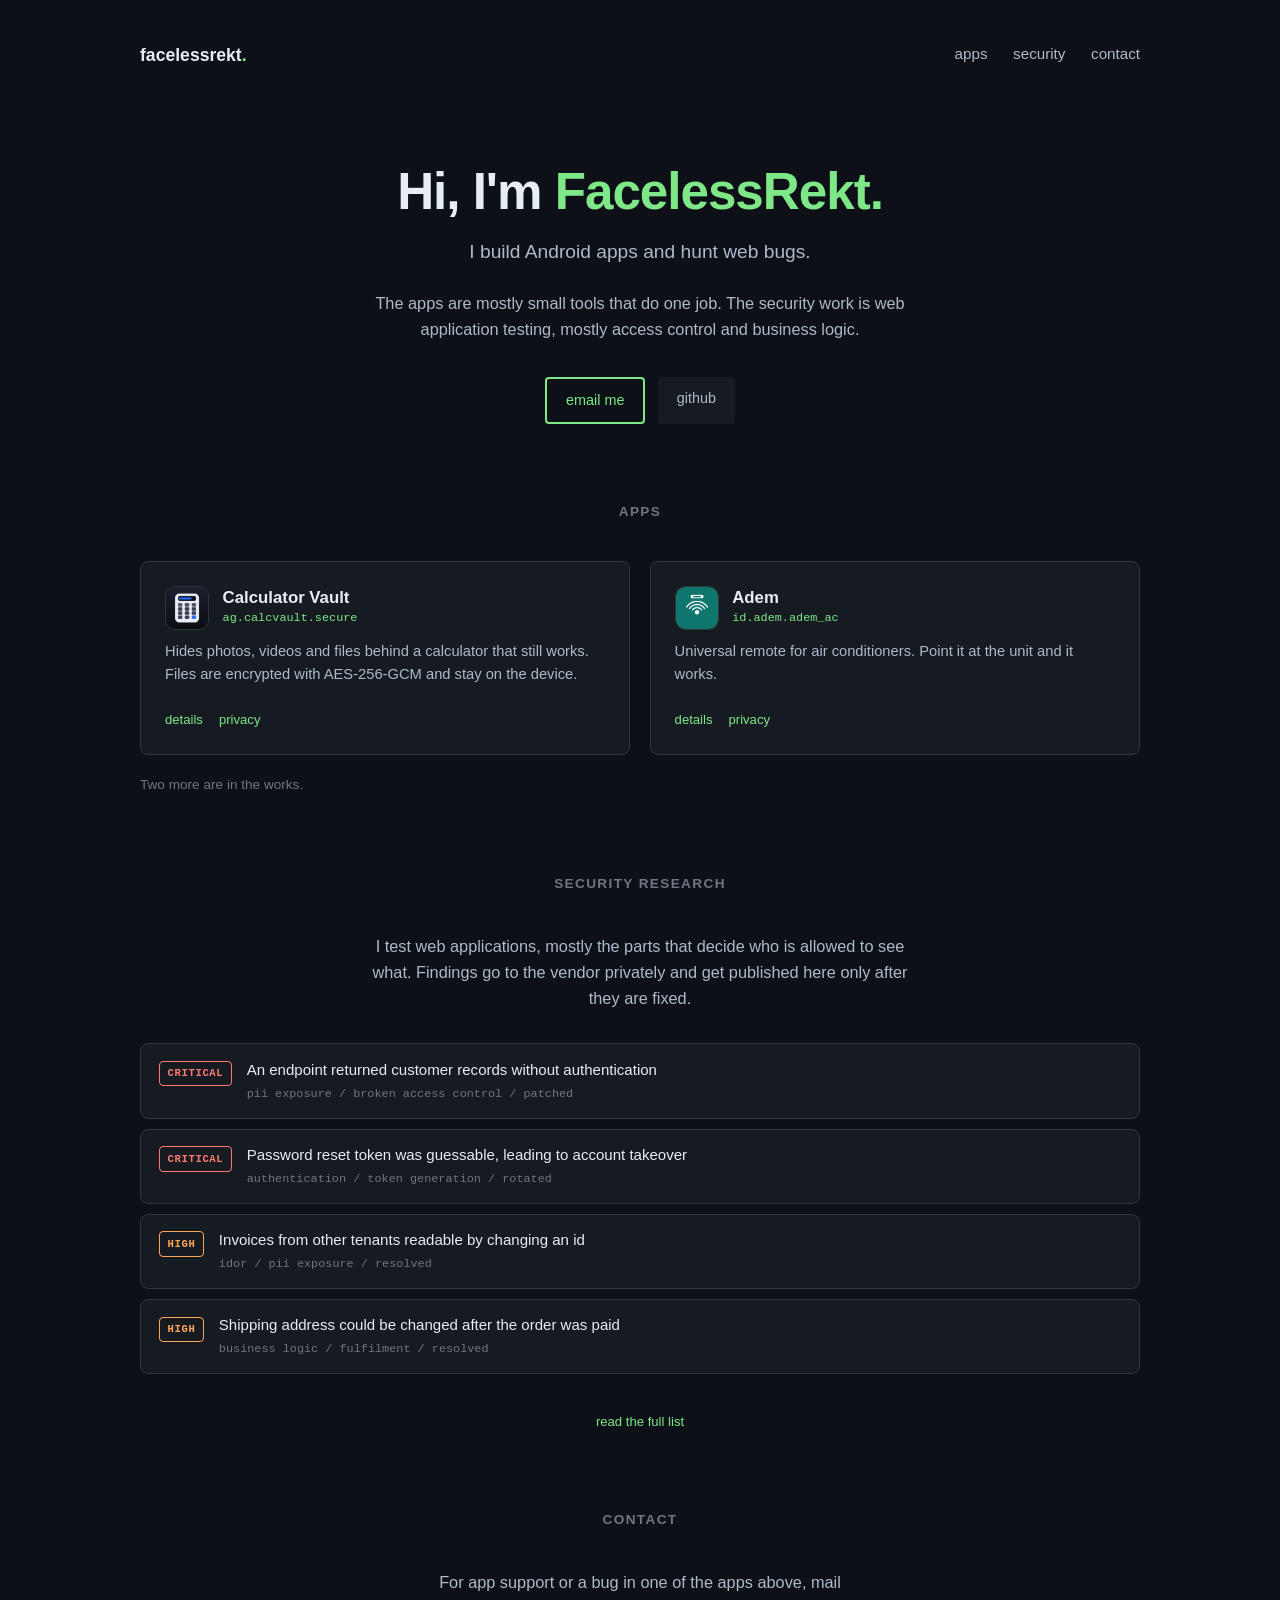
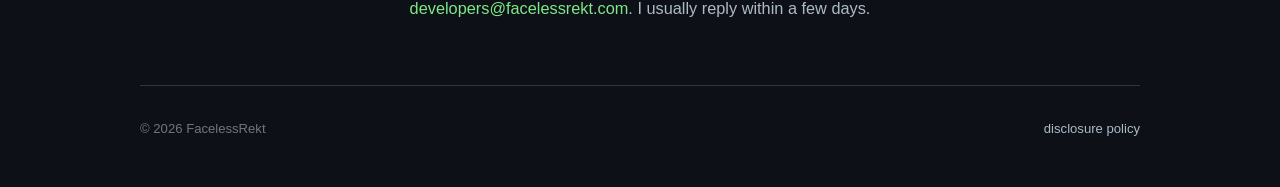
<file: index.html>
<!DOCTYPE html>
<html lang="en">
<head>
<meta charset="utf-8">
<meta name="viewport" content="width=device-width, initial-scale=1">
<title>FacelessRekt</title>
<meta name="description" content="Android apps and web application security research by FacelessRekt.">
<link rel="stylesheet" href="assets/style.css">
</head>
<body>

<header class="header">
  <h3><a href="./">facelessrekt<span>.</span></a></h3>
  <nav class="nav">
    <a href="#apps">apps</a>
    <a href="#security">security</a>
    <a href="#contact">contact</a>
  </nav>
</header>

<main>

  <section class="about">
    <h1>Hi, I'm <span class="about__name">FacelessRekt.</span></h1>
    <h2 class="about__role">I build Android apps and hunt web bugs.</h2>
    <p class="about__desc">
      The apps are mostly small tools that do one job. The security work is web
      application testing, mostly access control and business logic.
    </p>
    <div class="about__contact">
      <a class="btn" href="mailto:developers@facelessrekt.com">email me</a>
      <a class="btn btn--plain" href="https://github.com/superadit98">github</a>
    </div>
  </section>

  <section class="section" id="apps">
    <h2 class="section__title">Apps</h2>
    <div class="grid">

      <div class="card">
        <div class="card__top">
          <img class="card__icon" src="assets/apps/calcvault.png" alt="" width="44" height="44">
          <div>
            <h3 class="card__title"><a href="calcvault/">Calculator Vault</a></h3>
            <p class="card__pkg">ag.calcvault.secure</p>
          </div>
        </div>
        <p class="card__desc">
          Hides photos, videos and files behind a calculator that still works.
          Files are encrypted with AES-256-GCM and stay on the device.
        </p>
        <p class="card__links">
          <a href="calcvault/">details</a>
          <a href="calcvault/privacy.html">privacy</a>
        </p>
      </div>

      <div class="card">
        <div class="card__top">
          <img class="card__icon" src="assets/apps/adem.png" alt="" width="44" height="44">
          <div>
            <h3 class="card__title"><a href="adem/">Adem</a></h3>
            <p class="card__pkg">id.adem.adem_ac</p>
          </div>
        </div>
        <p class="card__desc">
          Universal remote for air conditioners. Point it at the unit and it
          works.
        </p>
        <p class="card__links">
          <a href="adem/">details</a>
          <a href="adem/privacy.html">privacy</a>
        </p>
      </div>

    </div>
    <p class="note">Two more are in the works.</p>
  </section>

  <section class="section" id="security">
    <h2 class="section__title">Security research</h2>
    <p class="about__desc" style="margin:0 auto 2rem;text-align:center">
      I test web applications, mostly the parts that decide who is allowed to
      see what. Findings go to the vendor privately and get published here only
      after they are fixed.
    </p>
    <div class="findings">

      <div class="finding">
        <span class="sev crit">critical</span>
        <div>
          <p class="finding__title">An endpoint returned customer records without authentication</p>
          <p class="finding__meta">pii exposure / broken access control / patched</p>
        </div>
      </div>

      <div class="finding">
        <span class="sev crit">critical</span>
        <div>
          <p class="finding__title">Password reset token was guessable, leading to account takeover</p>
          <p class="finding__meta">authentication / token generation / rotated</p>
        </div>
      </div>

      <div class="finding">
        <span class="sev high">high</span>
        <div>
          <p class="finding__title">Invoices from other tenants readable by changing an id</p>
          <p class="finding__meta">idor / pii exposure / resolved</p>
        </div>
      </div>

      <div class="finding">
        <span class="sev high">high</span>
        <div>
          <p class="finding__title">Shipping address could be changed after the order was paid</p>
          <p class="finding__meta">business logic / fulfilment / resolved</p>
        </div>
      </div>

    </div>
    <p class="card__links" style="justify-content:center;margin-top:1.5rem">
      <a href="security/">read the full list</a>
    </p>
  </section>

  <section class="section" id="contact">
    <h2 class="section__title">Contact</h2>
    <p class="about__desc" style="margin:0 auto;text-align:center">
      For app support or a bug in one of the apps above,
      mail <a href="mailto:developers@facelessrekt.com">developers@facelessrekt.com</a>.
      I usually reply within a few days.
    </p>
  </section>

</main>

<footer class="footer">
  <span>© <span id="year">2026</span> FacelessRekt</span>
  <span><a href="security/">disclosure policy</a></span>
</footer>

<script>document.getElementById('year').textContent = new Date().getFullYear();</script>
</body>
</html>
</file>
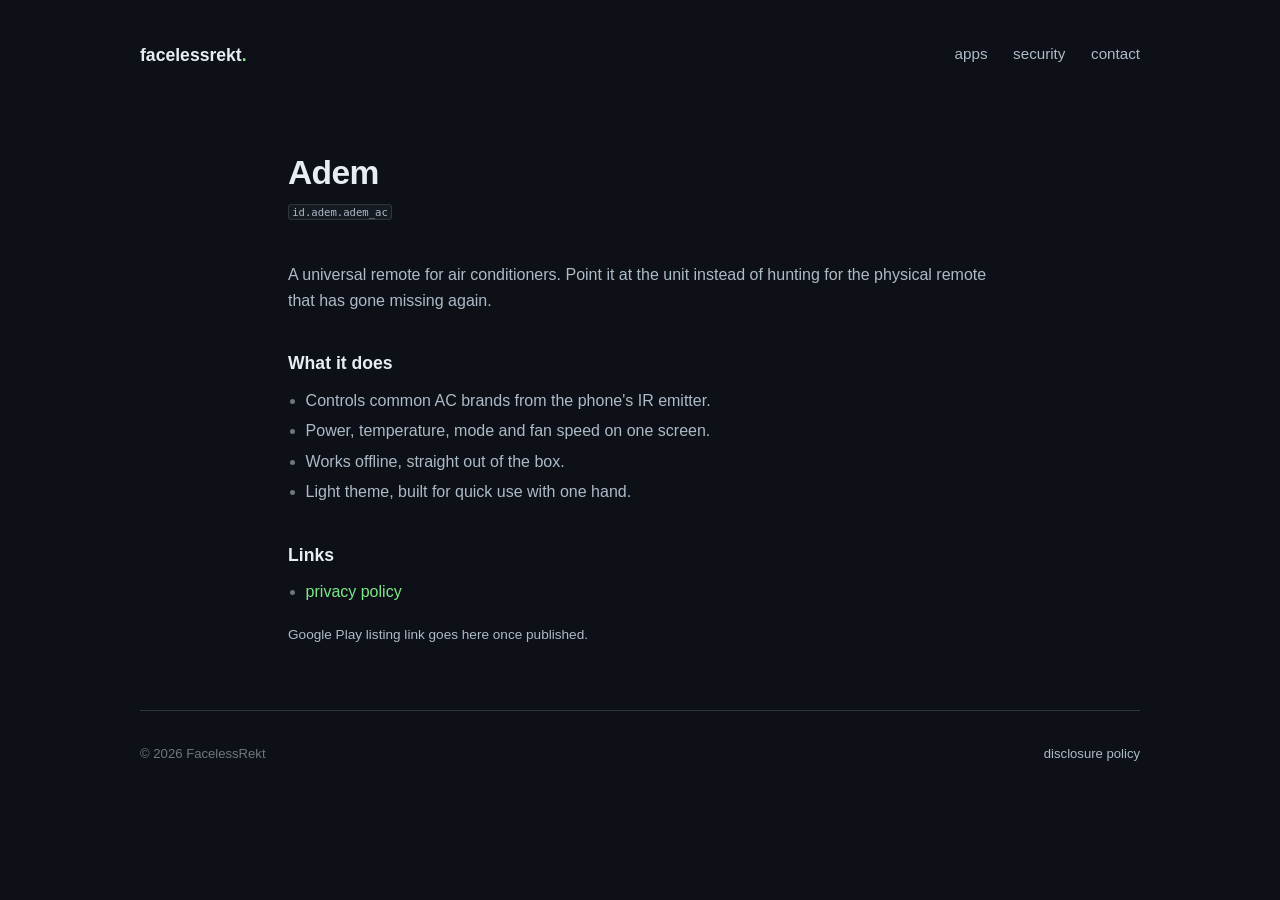
<file: adem/index.html>
<!DOCTYPE html>
<html lang="en">
<head>
<meta charset="utf-8">
<meta name="viewport" content="width=device-width, initial-scale=1">
<title>Adem · FacelessRekt</title>
<meta name="description" content="Adem, a universal AC remote for Android. Control air conditioners from your phone.">
<link rel="stylesheet" href="../assets/style.css">
</head>
<body>
<header class="header">
  <h3><a href="../">facelessrekt<span>.</span></a></h3>
  <nav class="nav">
    <a href="../#apps">apps</a>
    <a href="../security/">security</a>
    <a href="../#contact">contact</a>
  </nav>
</header>

<main class="doc">
  <h1>Adem</h1>
  <p class="doc__meta"><code>id.adem.adem_ac</code></p>

  <p>
    A universal remote for air conditioners. Point it at the unit instead of
    hunting for the physical remote that has gone missing again.
  </p>

  <h2>What it does</h2>
  <ul>
    <li>Controls common AC brands from the phone's IR emitter.</li>
    <li>Power, temperature, mode and fan speed on one screen.</li>
    <li>Works offline, straight out of the box.</li>
    <li>Light theme, built for quick use with one hand.</li>
  </ul>

  <h2>Links</h2>
  <ul>
    <li><a href="privacy.html">privacy policy</a></li>
  </ul>
  <p class="note">Google Play listing link goes here once published.</p>
</main>

<footer class="footer">
  <span>© <span id="year">2026</span> FacelessRekt</span>
  <span><a href="../security/">disclosure policy</a></span>
</footer>

<script>document.getElementById('year').textContent = new Date().getFullYear();</script>
</body>
</html>
</file>
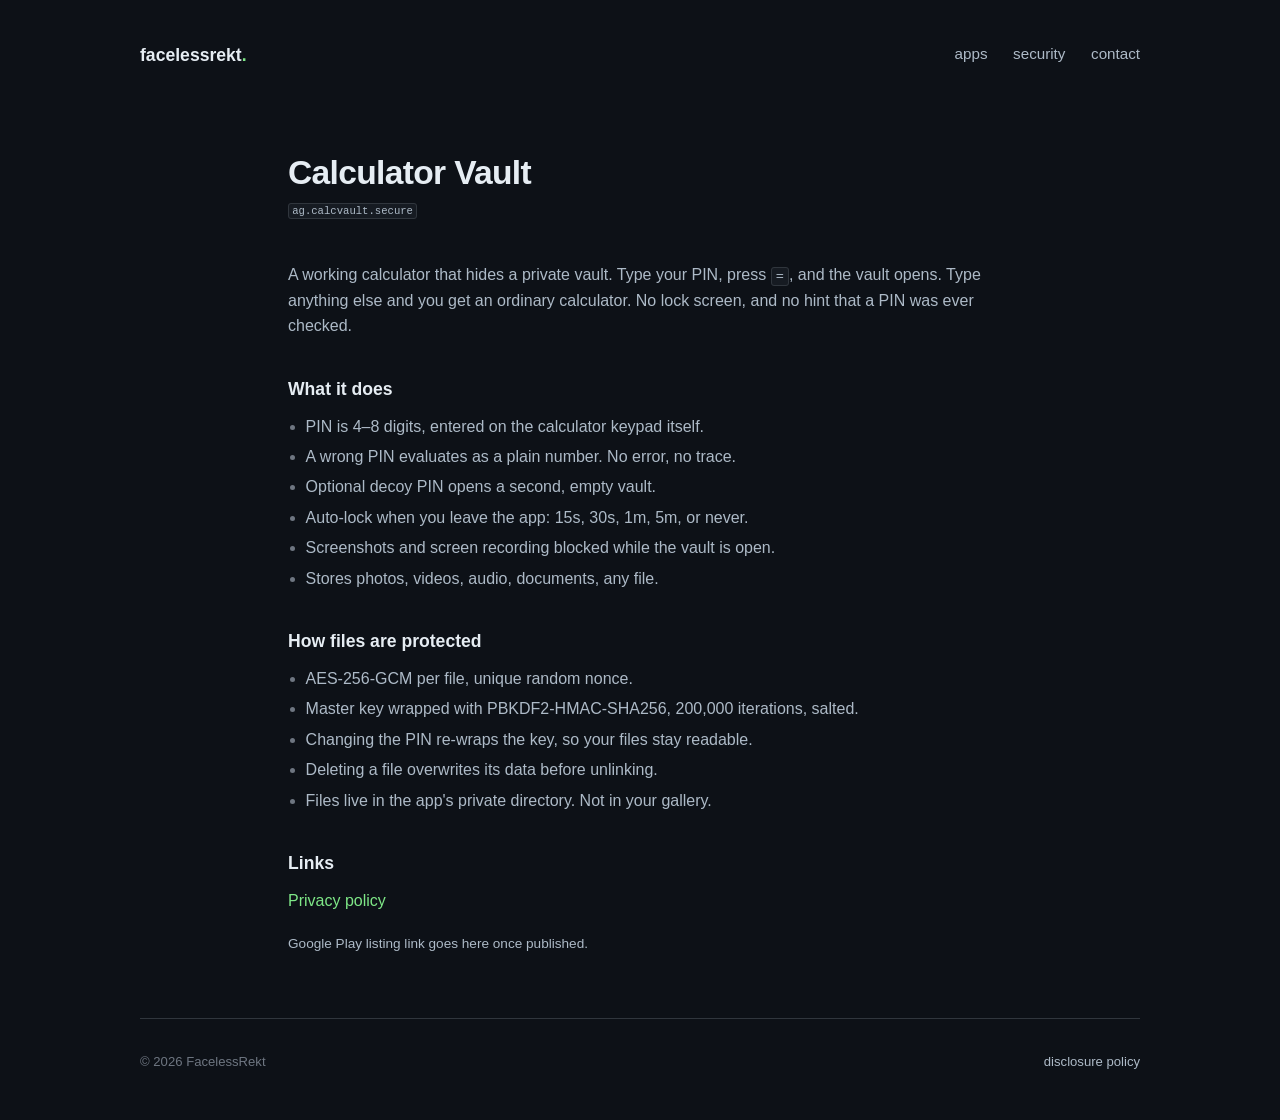
<file: calcvault/index.html>
<!DOCTYPE html>
<html lang="en">
<head>
<meta charset="utf-8">
<meta name="viewport" content="width=device-width, initial-scale=1">
<title>Calculator Vault · FacelessRekt</title>
<meta name="description" content="Hide photos, videos and files behind a calculator that actually works. Offline vault, AES-256-GCM.">
<link rel="stylesheet" href="../assets/style.css">
</head>
<body>
<header class="header">
  <h3><a href="../">facelessrekt<span>.</span></a></h3>
  <nav class="nav">
    <a href="../#apps">apps</a>
    <a href="../security/">security</a>
    <a href="../#contact">contact</a>
  </nav>
</header>

<main class="doc">
  <h1>Calculator Vault</h1>
  <p class="doc__meta"><code>ag.calcvault.secure</code></p>

  <p>
    A working calculator that hides a private vault. Type your PIN, press
    <code>=</code>, and the vault opens. Type anything else and you get an
    ordinary calculator. No lock screen, and no hint that a PIN was ever checked.
  </p>

  <h2>What it does</h2>
  <ul>
    <li>PIN is 4–8 digits, entered on the calculator keypad itself.</li>
    <li>A wrong PIN evaluates as a plain number. No error, no trace.</li>
    <li>Optional decoy PIN opens a second, empty vault.</li>
    <li>Auto-lock when you leave the app: 15s, 30s, 1m, 5m, or never.</li>
    <li>Screenshots and screen recording blocked while the vault is open.</li>
    <li>Stores photos, videos, audio, documents, any file.</li>
  </ul>

  <h2>How files are protected</h2>
  <ul>
    <li>AES-256-GCM per file, unique random nonce.</li>
    <li>Master key wrapped with PBKDF2-HMAC-SHA256, 200,000 iterations, salted.</li>
    <li>Changing the PIN re-wraps the key, so your files stay readable.</li>
    <li>Deleting a file overwrites its data before unlinking.</li>
    <li>Files live in the app's private directory. Not in your gallery.</li>
  </ul>

  <h2>Links</h2>
  <p>
    <a href="../calcvault/privacy.html">Privacy policy</a>
  </p>
  <p class="note">
    Google Play listing link goes here once published.
  </p>
</main>

<footer class="footer">
  <span>© <span id="year">2026</span> FacelessRekt</span>
  <span><a href="../security/">disclosure policy</a></span>
</footer>

<script>document.getElementById('year').textContent = new Date().getFullYear();</script>
</body>
</html>
</file>
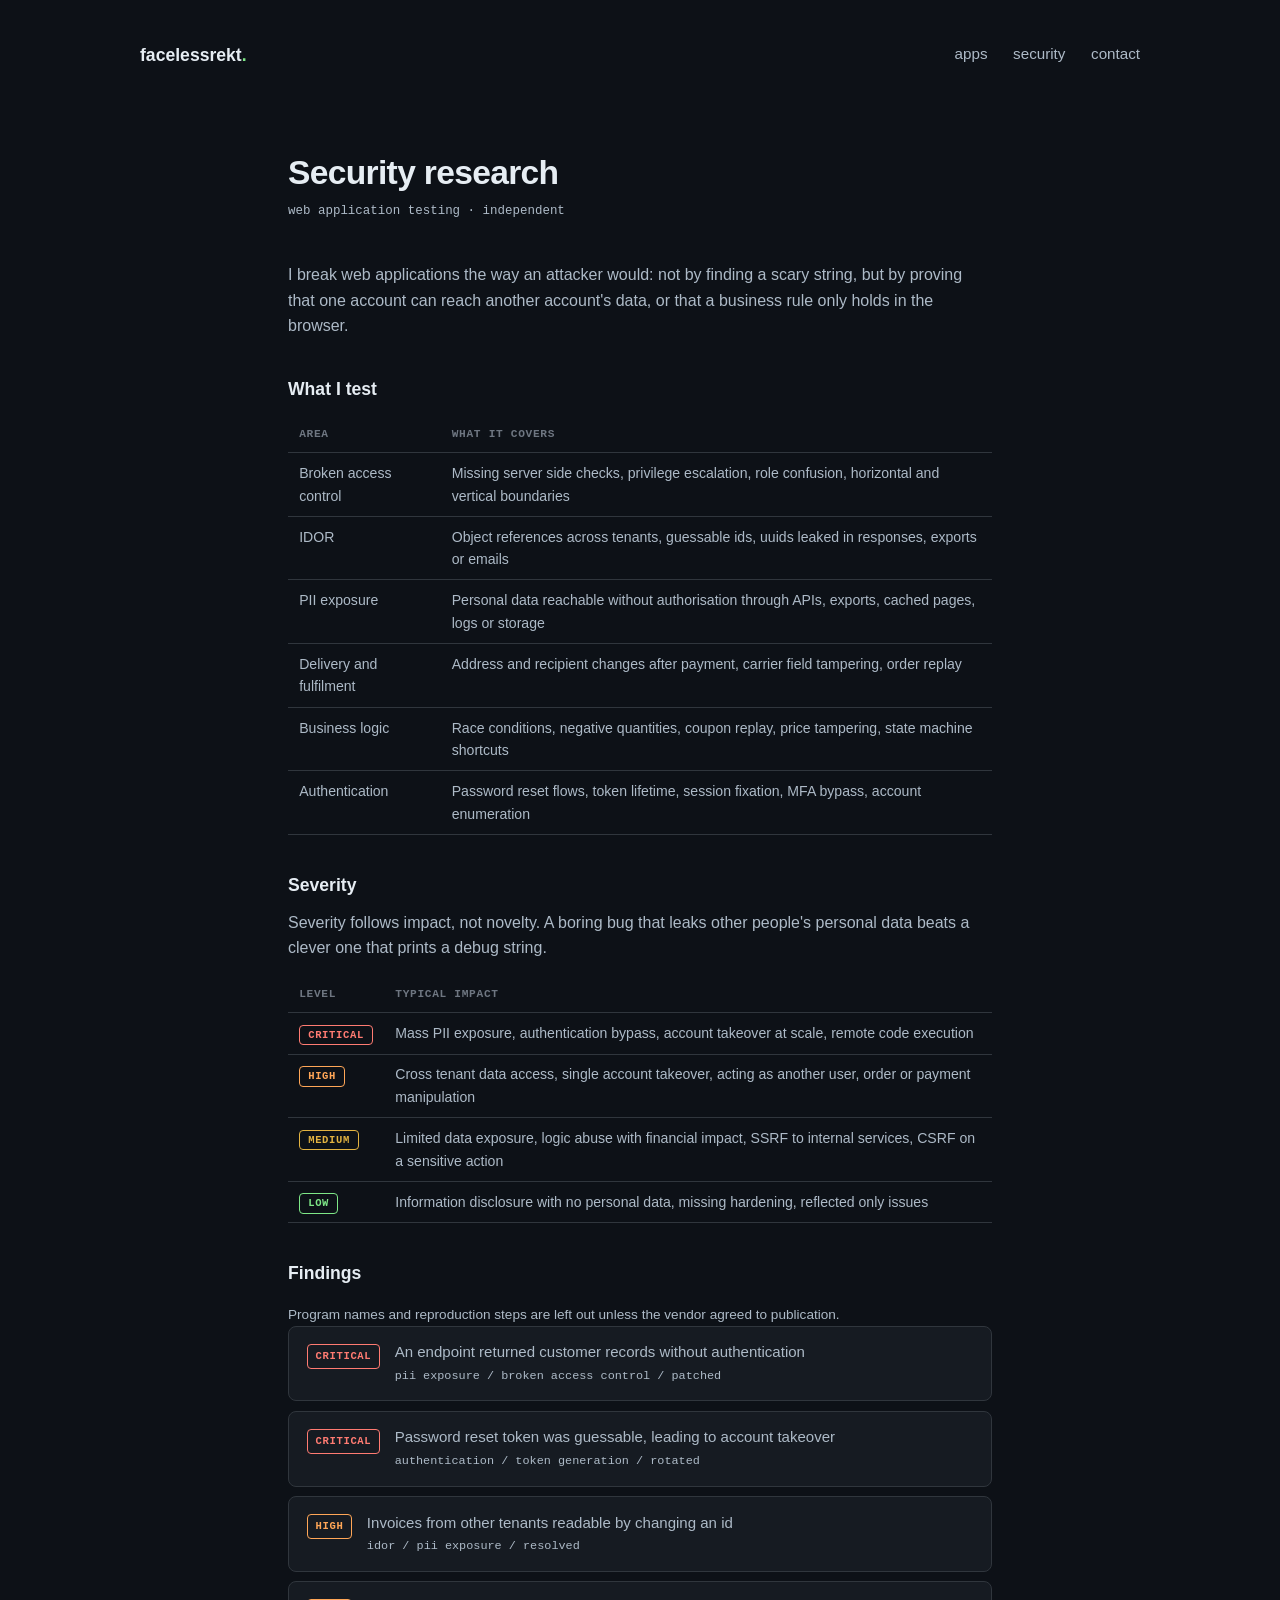
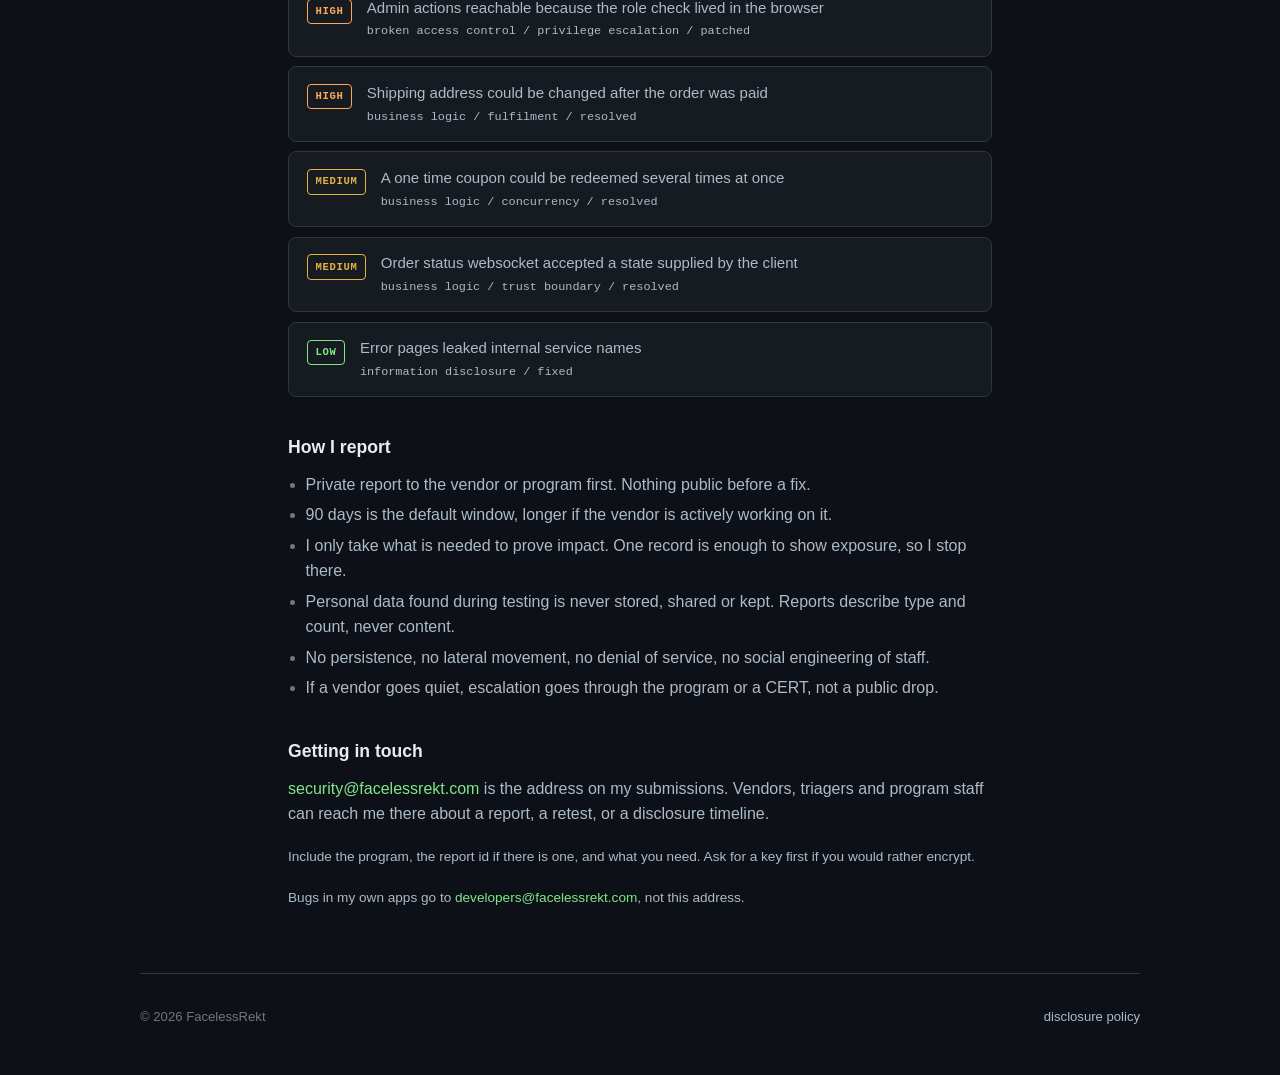
<file: security/index.html>
<!DOCTYPE html>
<html lang="en">
<head>
<meta charset="utf-8">
<meta name="viewport" content="width=device-width, initial-scale=1">
<title>Security · FacelessRekt</title>
<meta name="description" content="Web application security research by FacelessRekt: access control, IDOR, PII exposure, business logic.">
<link rel="stylesheet" href="../assets/style.css">
</head>
<body>

<header class="header">
  <h3><a href="../">facelessrekt<span>.</span></a></h3>
  <nav class="nav">
    <a href="../#apps">apps</a>
    <a href="./">security</a>
    <a href="../#contact">contact</a>
  </nav>
</header>

<main class="doc">
  <h1>Security research</h1>
  <p class="doc__meta">web application testing · independent</p>

  <p>
    I break web applications the way an attacker would: not by finding a scary
    string, but by proving that one account can reach another account's data, or
    that a business rule only holds in the browser.
  </p>

  <h2>What I test</h2>
  <table>
    <thead><tr><th>Area</th><th>What it covers</th></tr></thead>
    <tbody>
      <tr><td>Broken access control</td><td>Missing server side checks, privilege escalation, role confusion, horizontal and vertical boundaries</td></tr>
      <tr><td>IDOR</td><td>Object references across tenants, guessable ids, uuids leaked in responses, exports or emails</td></tr>
      <tr><td>PII exposure</td><td>Personal data reachable without authorisation through APIs, exports, cached pages, logs or storage</td></tr>
      <tr><td>Delivery and fulfilment</td><td>Address and recipient changes after payment, carrier field tampering, order replay</td></tr>
      <tr><td>Business logic</td><td>Race conditions, negative quantities, coupon replay, price tampering, state machine shortcuts</td></tr>
      <tr><td>Authentication</td><td>Password reset flows, token lifetime, session fixation, MFA bypass, account enumeration</td></tr>
    </tbody>
  </table>

  <h2>Severity</h2>
  <p>
    Severity follows impact, not novelty. A boring bug that leaks other people's
    personal data beats a clever one that prints a debug string.
  </p>
  <table>
    <thead><tr><th>Level</th><th>Typical impact</th></tr></thead>
    <tbody>
      <tr><td><span class="sev crit">critical</span></td><td>Mass PII exposure, authentication bypass, account takeover at scale, remote code execution</td></tr>
      <tr><td><span class="sev high">high</span></td><td>Cross tenant data access, single account takeover, acting as another user, order or payment manipulation</td></tr>
      <tr><td><span class="sev med">medium</span></td><td>Limited data exposure, logic abuse with financial impact, SSRF to internal services, CSRF on a sensitive action</td></tr>
      <tr><td><span class="sev low">low</span></td><td>Information disclosure with no personal data, missing hardening, reflected only issues</td></tr>
    </tbody>
  </table>

  <h2>Findings</h2>
  <p class="note">
    Program names and reproduction steps are left out unless the vendor agreed
    to publication.
  </p>

  <div class="findings">
    <div class="finding">
      <span class="sev crit">critical</span>
      <div>
        <p class="finding__title">An endpoint returned customer records without authentication</p>
        <p class="finding__meta">pii exposure / broken access control / patched</p>
      </div>
    </div>
    <div class="finding">
      <span class="sev crit">critical</span>
      <div>
        <p class="finding__title">Password reset token was guessable, leading to account takeover</p>
        <p class="finding__meta">authentication / token generation / rotated</p>
      </div>
    </div>
    <div class="finding">
      <span class="sev high">high</span>
      <div>
        <p class="finding__title">Invoices from other tenants readable by changing an id</p>
        <p class="finding__meta">idor / pii exposure / resolved</p>
      </div>
    </div>
    <div class="finding">
      <span class="sev high">high</span>
      <div>
        <p class="finding__title">Admin actions reachable because the role check lived in the browser</p>
        <p class="finding__meta">broken access control / privilege escalation / patched</p>
      </div>
    </div>
    <div class="finding">
      <span class="sev high">high</span>
      <div>
        <p class="finding__title">Shipping address could be changed after the order was paid</p>
        <p class="finding__meta">business logic / fulfilment / resolved</p>
      </div>
    </div>
    <div class="finding">
      <span class="sev med">medium</span>
      <div>
        <p class="finding__title">A one time coupon could be redeemed several times at once</p>
        <p class="finding__meta">business logic / concurrency / resolved</p>
      </div>
    </div>
    <div class="finding">
      <span class="sev med">medium</span>
      <div>
        <p class="finding__title">Order status websocket accepted a state supplied by the client</p>
        <p class="finding__meta">business logic / trust boundary / resolved</p>
      </div>
    </div>
    <div class="finding">
      <span class="sev low">low</span>
      <div>
        <p class="finding__title">Error pages leaked internal service names</p>
        <p class="finding__meta">information disclosure / fixed</p>
      </div>
    </div>
  </div>

  <h2>How I report</h2>
  <ul>
    <li>Private report to the vendor or program first. Nothing public before a fix.</li>
    <li>90 days is the default window, longer if the vendor is actively working on it.</li>
    <li>I only take what is needed to prove impact. One record is enough to show exposure, so I stop there.</li>
    <li>Personal data found during testing is never stored, shared or kept. Reports describe type and count, never content.</li>
    <li>No persistence, no lateral movement, no denial of service, no social engineering of staff.</li>
    <li>If a vendor goes quiet, escalation goes through the program or a CERT, not a public drop.</li>
  </ul>

  <h2>Getting in touch</h2>
  <p>
    <a href="mailto:security@facelessrekt.com">security@facelessrekt.com</a> is
    the address on my submissions. Vendors, triagers and program staff can reach
    me there about a report, a retest, or a disclosure timeline.
  </p>
  <p class="note">
    Include the program, the report id if there is one, and what you need. Ask
    for a key first if you would rather encrypt.
  </p>
  <p class="note">
    Bugs in my own apps go to
    <a href="mailto:developers@facelessrekt.com">developers@facelessrekt.com</a>,
    not this address.
  </p>

</main>

<footer class="footer">
  <span>© <span id="year">2026</span> FacelessRekt</span>
  <span><a href="./">disclosure policy</a></span>
</footer>

<script>document.getElementById('year').textContent = new Date().getFullYear();</script>
</body>
</html>
</file>
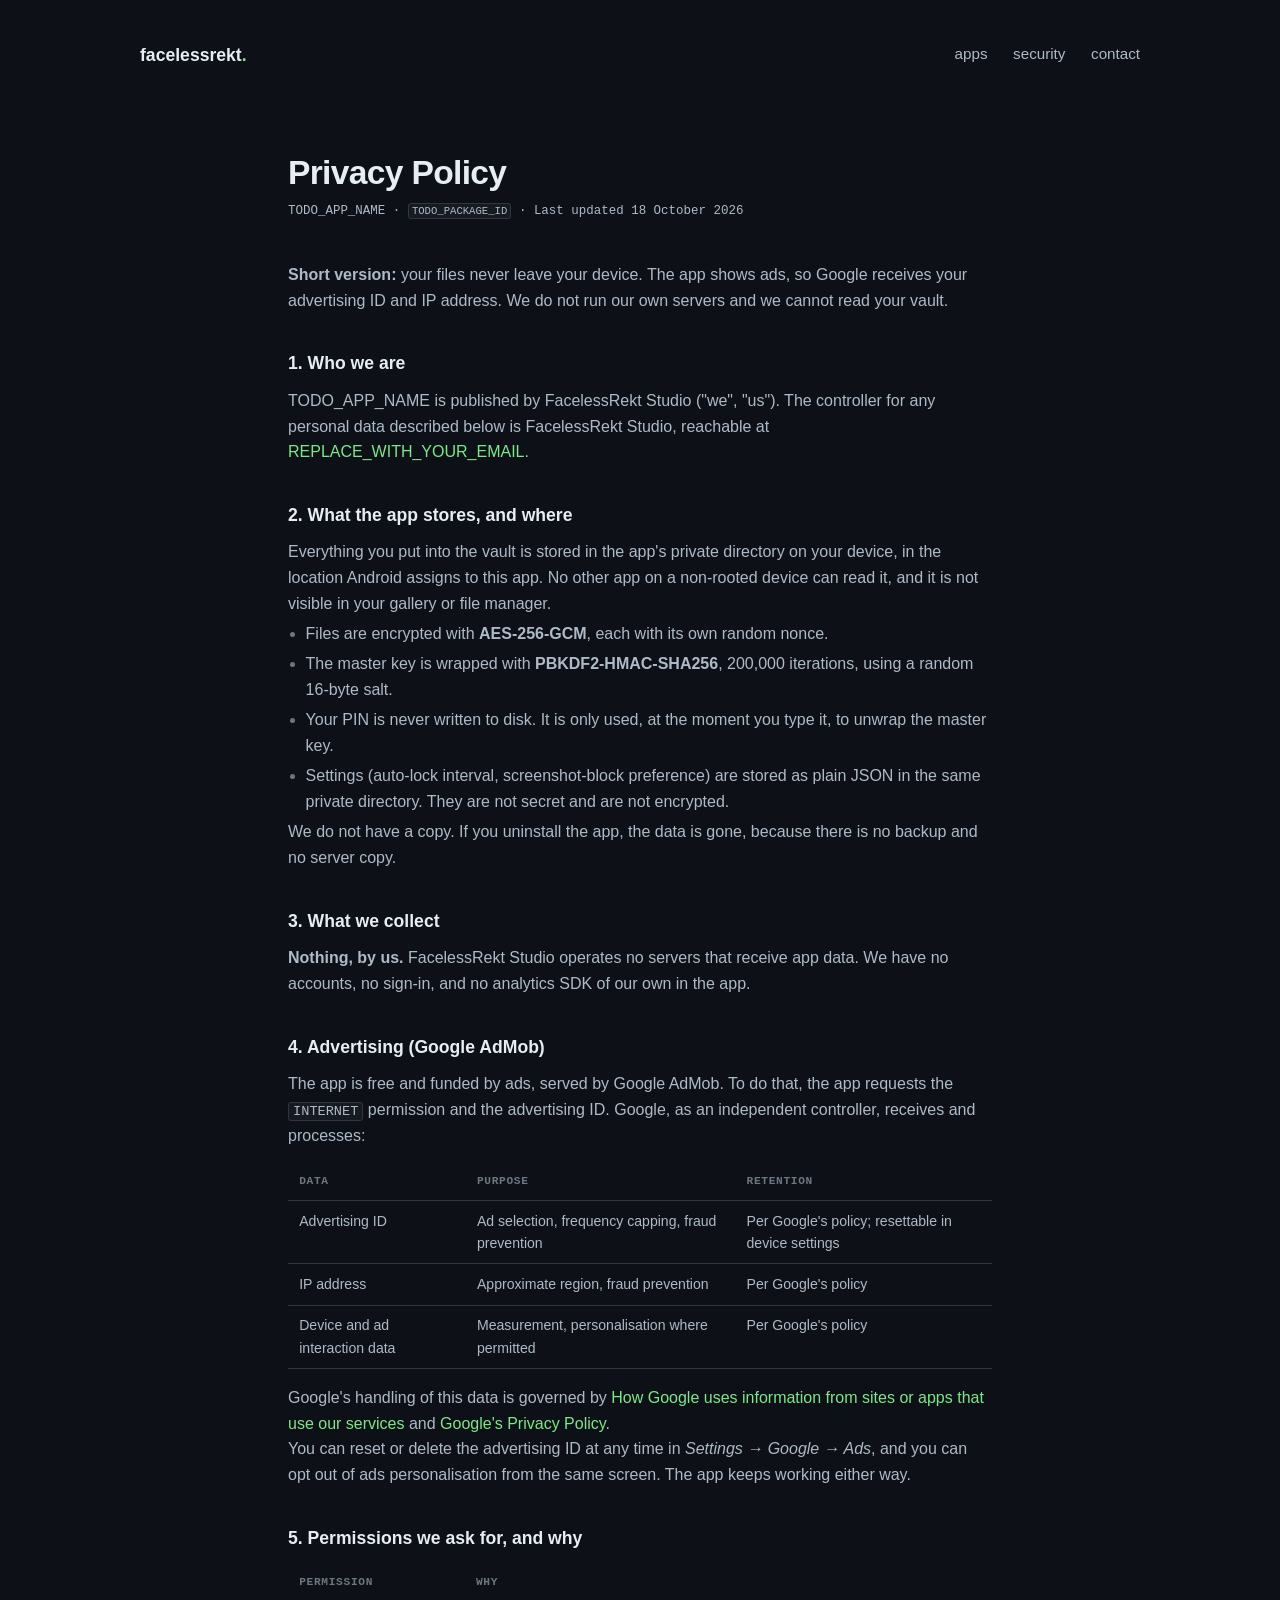
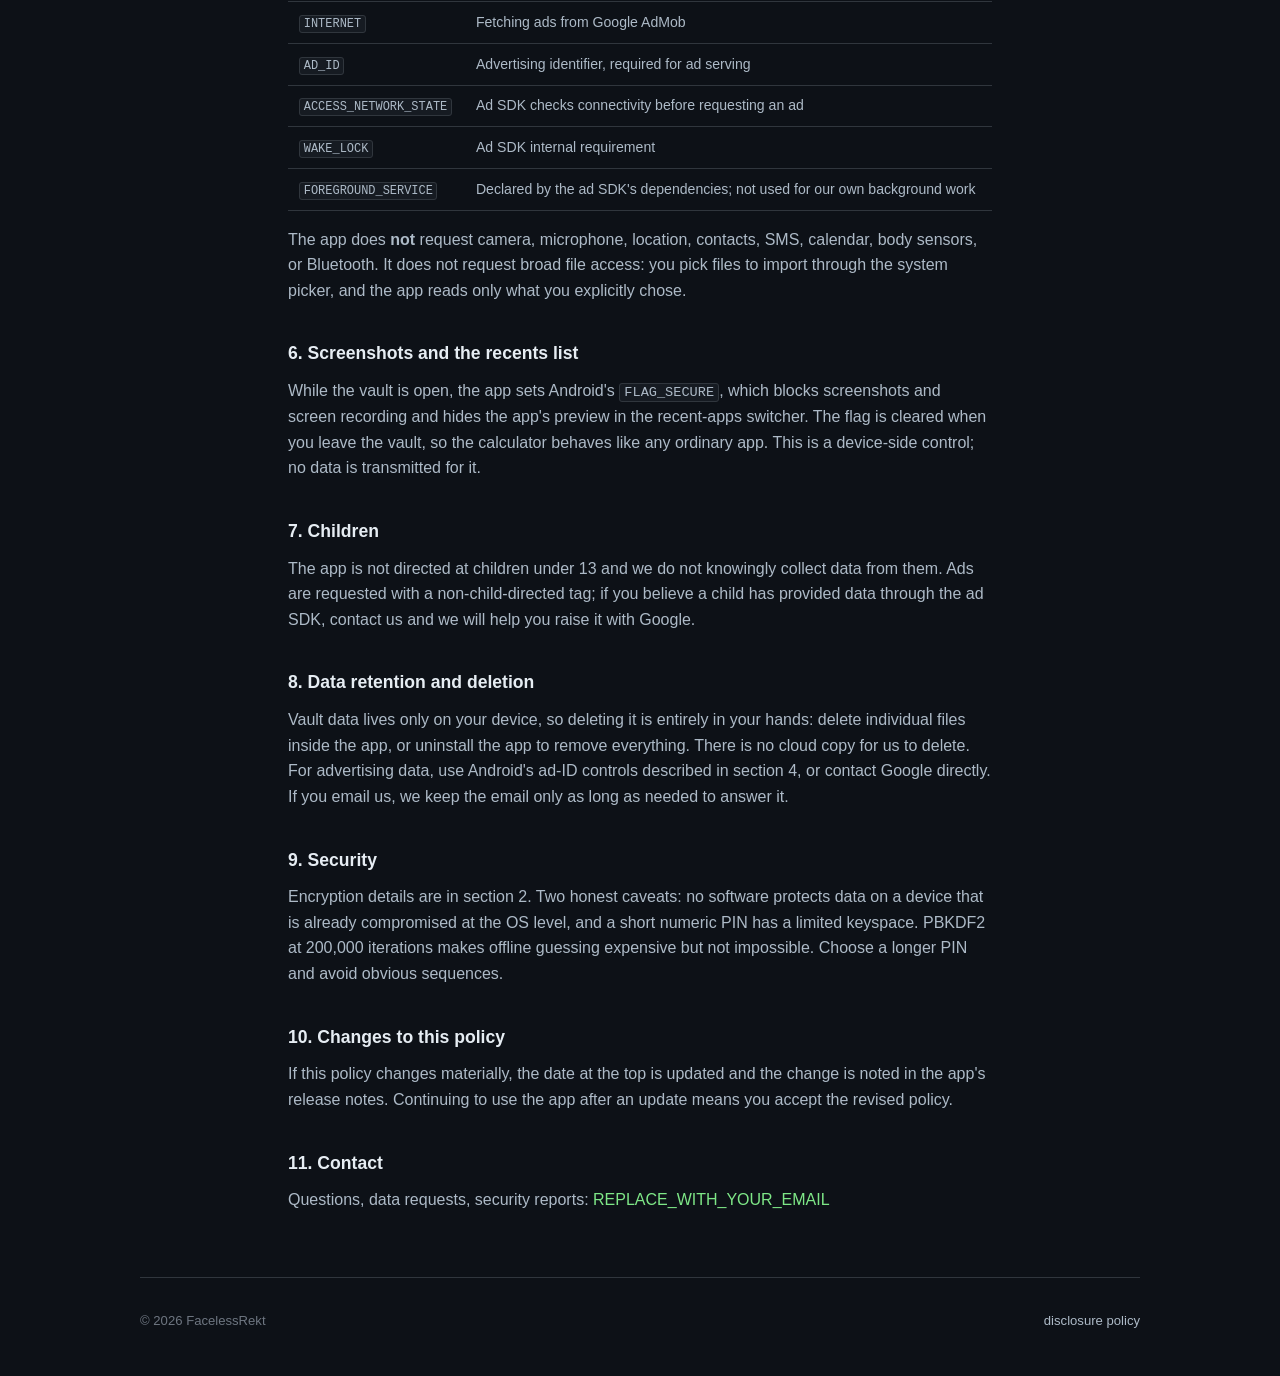
<file: _template/privacy.html>
<!DOCTYPE html>
<html lang="en">
<head>
<meta charset="utf-8">
<meta name="viewport" content="width=device-width, initial-scale=1">
<title>Privacy Policy · TODO_APP_NAME</title>
<meta name="description" content="Privacy policy for TODO_APP_NAME (TODO_PACKAGE_ID) by FacelessRekt Studio.">
<link rel="stylesheet" href="../assets/style.css">
</head>
<body>
<header class="header">
  <h3><a href="../">facelessrekt<span>.</span></a></h3>
  <nav class="nav">
    <a href="../#apps">apps</a>
    <a href="../security/">security</a>
    <a href="../#contact">contact</a>
  </nav>
</header>

<main class="doc">
  <h1>Privacy Policy</h1>
  <p class="doc__meta">
    TODO_APP_NAME · <code>TODO_PACKAGE_ID</code> · Last updated
    <time datetime="2026-10-18">18 October 2026</time>
  </p>

  <div class="callout">
    <p>
      <strong>Short version:</strong> your files never leave your device. The app
      shows ads, so Google receives your advertising ID and IP address. We do not
      run our own servers and we cannot read your vault.
    </p>
  </div>

  <h2>1. Who we are</h2>
  <p>
    TODO_APP_NAME is published by FacelessRekt Studio ("we", "us"). The
    controller for any personal data described below is FacelessRekt Studio,
    reachable at <a href="mailto:REPLACE_WITH_YOUR_EMAIL">REPLACE_WITH_YOUR_EMAIL</a>.
  </p>

  <h2>2. What the app stores, and where</h2>
  <p>
    Everything you put into the vault is stored in the app's private directory
    on your device, in the location Android assigns to this app. No other app on
    a non-rooted device can read it, and it is not visible in your gallery or
    file manager.
  </p>
  <ul>
    <li>Files are encrypted with <strong>AES-256-GCM</strong>, each with its own random nonce.</li>
    <li>The master key is wrapped with <strong>PBKDF2-HMAC-SHA256</strong>, 200,000 iterations, using a random 16-byte salt.</li>
    <li>Your PIN is never written to disk. It is only used, at the moment you type it, to unwrap the master key.</li>
    <li>Settings (auto-lock interval, screenshot-block preference) are stored as plain JSON in the same private directory. They are not secret and are not encrypted.</li>
  </ul>
  <p>
    We do not have a copy. If you uninstall the app, the data is gone, because
    there is no backup and no server copy.
  </p>

  <h2>3. What we collect</h2>
  <p>
    <strong>Nothing, by us.</strong> FacelessRekt Studio operates no servers that
    receive app data. We have no accounts, no sign-in, and no analytics SDK of
    our own in the app.
  </p>

  <h2>4. Advertising (Google AdMob)</h2>
  <p>
    The app is free and funded by ads, served by Google AdMob. To do that, the
    app requests the <code>INTERNET</code> permission and the advertising ID.
    Google, as an independent controller, receives and processes:
  </p>
  <table>
    <thead>
      <tr><th>Data</th><th>Purpose</th><th>Retention</th></tr>
    </thead>
    <tbody>
      <tr><td>Advertising ID</td><td>Ad selection, frequency capping, fraud prevention</td><td>Per Google's policy; resettable in device settings</td></tr>
      <tr><td>IP address</td><td>Approximate region, fraud prevention</td><td>Per Google's policy</td></tr>
      <tr><td>Device and ad interaction data</td><td>Measurement, personalisation where permitted</td><td>Per Google's policy</td></tr>
    </tbody>
  </table>
  <p>
    Google's handling of this data is governed by
    <a href="https://policies.google.com/technologies/partner-sites" rel="noopener nofollow" target="_blank">How Google uses information from sites or apps that use our services</a>
    and
    <a href="https://policies.google.com/privacy" rel="noopener nofollow" target="_blank">Google's Privacy Policy</a>.
  </p>
  <p>
    You can reset or delete the advertising ID at any time in
    <em>Settings → Google → Ads</em>, and you can opt out of ads personalisation
    from the same screen. The app keeps working either way.
  </p>

  <h2>5. Permissions we ask for, and why</h2>
  <table>
    <thead>
      <tr><th>Permission</th><th>Why</th></tr>
    </thead>
    <tbody>
      <tr><td><code>INTERNET</code></td><td>Fetching ads from Google AdMob</td></tr>
      <tr><td><code>AD_ID</code></td><td>Advertising identifier, required for ad serving</td></tr>
      <tr><td><code>ACCESS_NETWORK_STATE</code></td><td>Ad SDK checks connectivity before requesting an ad</td></tr>
      <tr><td><code>WAKE_LOCK</code></td><td>Ad SDK internal requirement</td></tr>
      <tr><td><code>FOREGROUND_SERVICE</code></td><td>Declared by the ad SDK's dependencies; not used for our own background work</td></tr>
    </tbody>
  </table>
  <p>
    The app does <strong>not</strong> request camera, microphone, location,
    contacts, SMS, calendar, body sensors, or Bluetooth. It does not request
    broad file access: you pick files to import through the system picker, and
    the app reads only what you explicitly chose.
  </p>

  <h2>6. Screenshots and the recents list</h2>
  <p>
    While the vault is open, the app sets Android's <code>FLAG_SECURE</code>,
    which blocks screenshots and screen recording and hides the app's preview
    in the recent-apps switcher. The flag is cleared when you leave the vault,
    so the calculator behaves like any ordinary app. This is a device-side
    control; no data is transmitted for it.
  </p>

  <h2>7. Children</h2>
  <p>
    The app is not directed at children under 13 and we do not knowingly collect
    data from them. Ads are requested with a non-child-directed tag; if you
    believe a child has provided data through the ad SDK, contact us and we will
    help you raise it with Google.
  </p>

  <h2>8. Data retention and deletion</h2>
  <p>
    Vault data lives only on your device, so deleting it is entirely in your
    hands: delete individual files inside the app, or uninstall the app to
    remove everything. There is no cloud copy for us to delete.
  </p>
  <p>
    For advertising data, use Android's ad-ID controls described in section 4,
    or contact Google directly. If you email us, we keep the email only as long
    as needed to answer it.
  </p>

  <h2>9. Security</h2>
  <p>
    Encryption details are in section 2. Two honest caveats: no software
    protects data on a device that is already compromised at the OS level, and a
    short numeric PIN has a limited keyspace. PBKDF2 at 200,000 iterations makes
    offline guessing expensive but not impossible. Choose a longer PIN and avoid
    obvious sequences.
  </p>

  <h2>10. Changes to this policy</h2>
  <p>
    If this policy changes materially, the date at the top is updated and the
    change is noted in the app's release notes. Continuing to use the app after
    an update means you accept the revised policy.
  </p>

  <h2>11. Contact</h2>
  <p>
    Questions, data requests, security reports:
    <a href="mailto:REPLACE_WITH_YOUR_EMAIL">REPLACE_WITH_YOUR_EMAIL</a>
  </p>
</main>

<footer class="footer">
  <span>© <span id="year">2026</span> FacelessRekt</span>
  <span><a href="../security/">disclosure policy</a></span>
</footer>

<script>document.getElementById('year').textContent = new Date().getFullYear();</script>
</body>
</html>
</file>
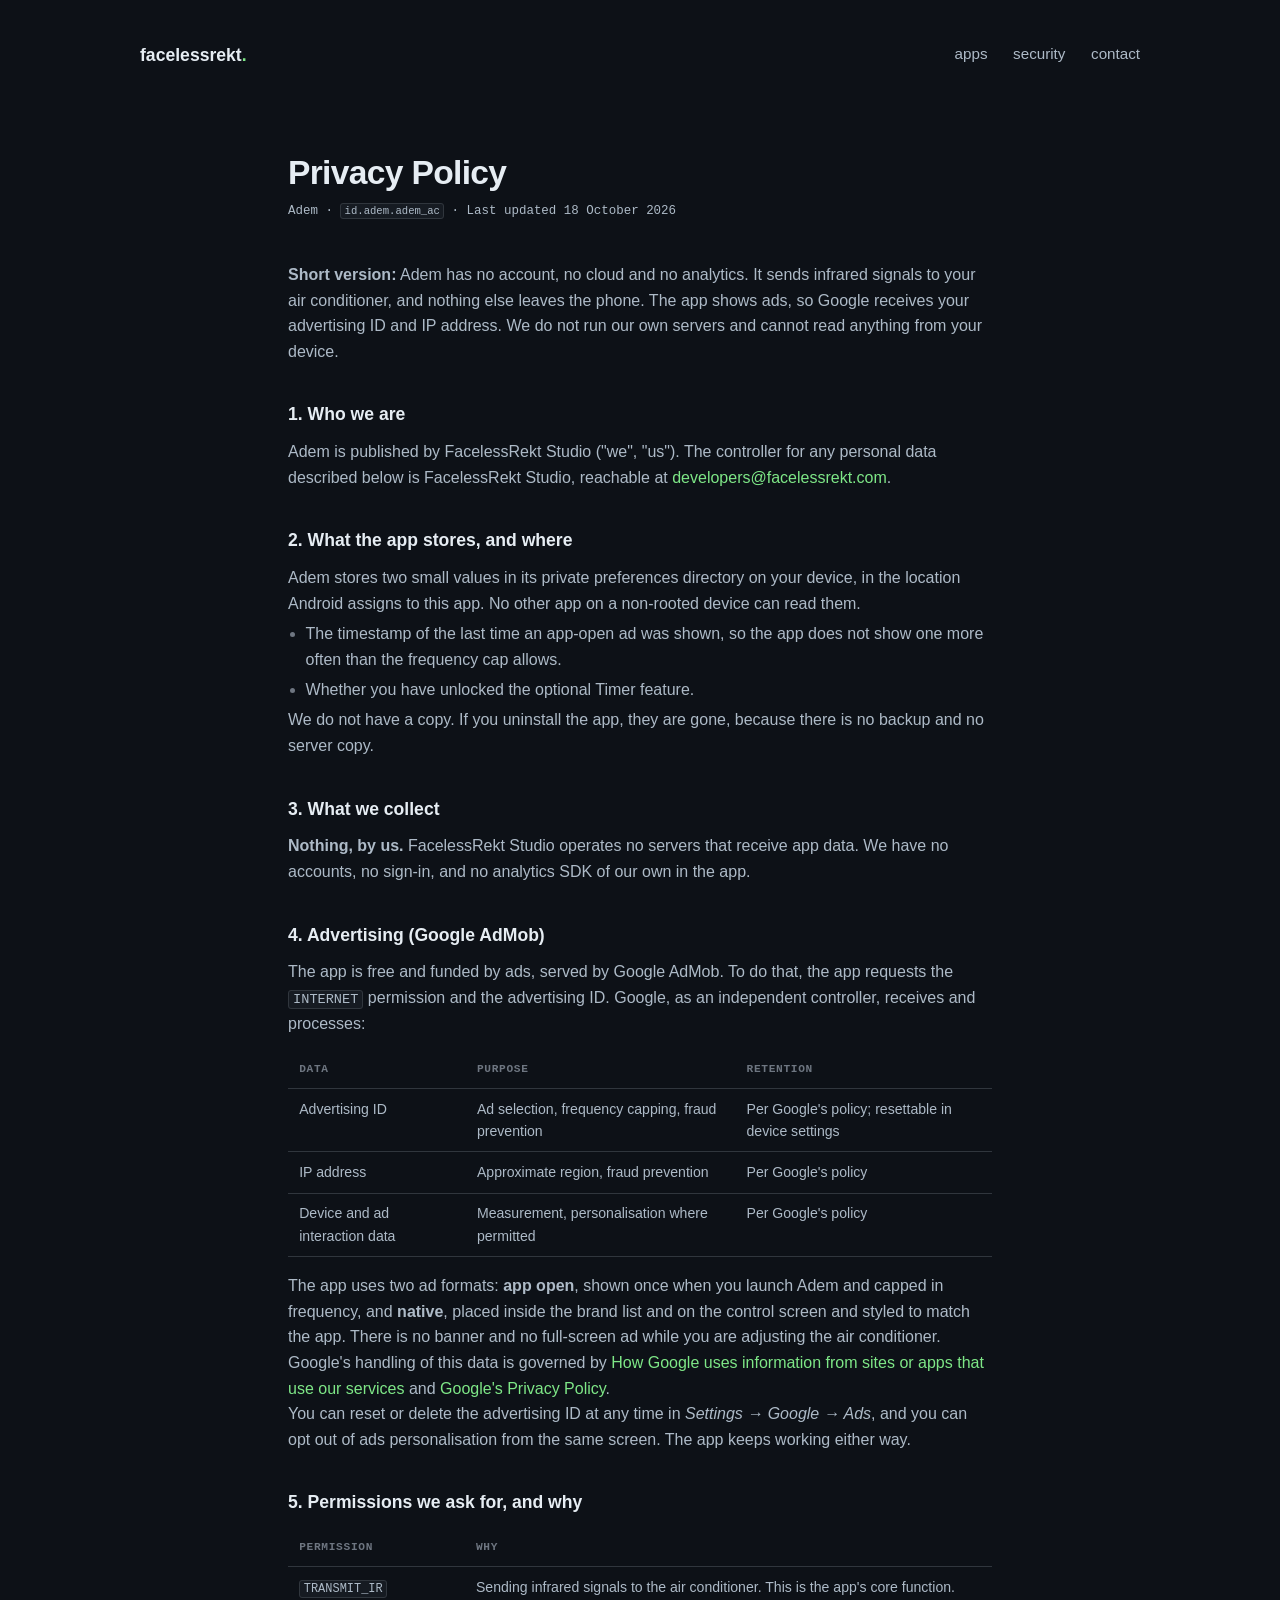
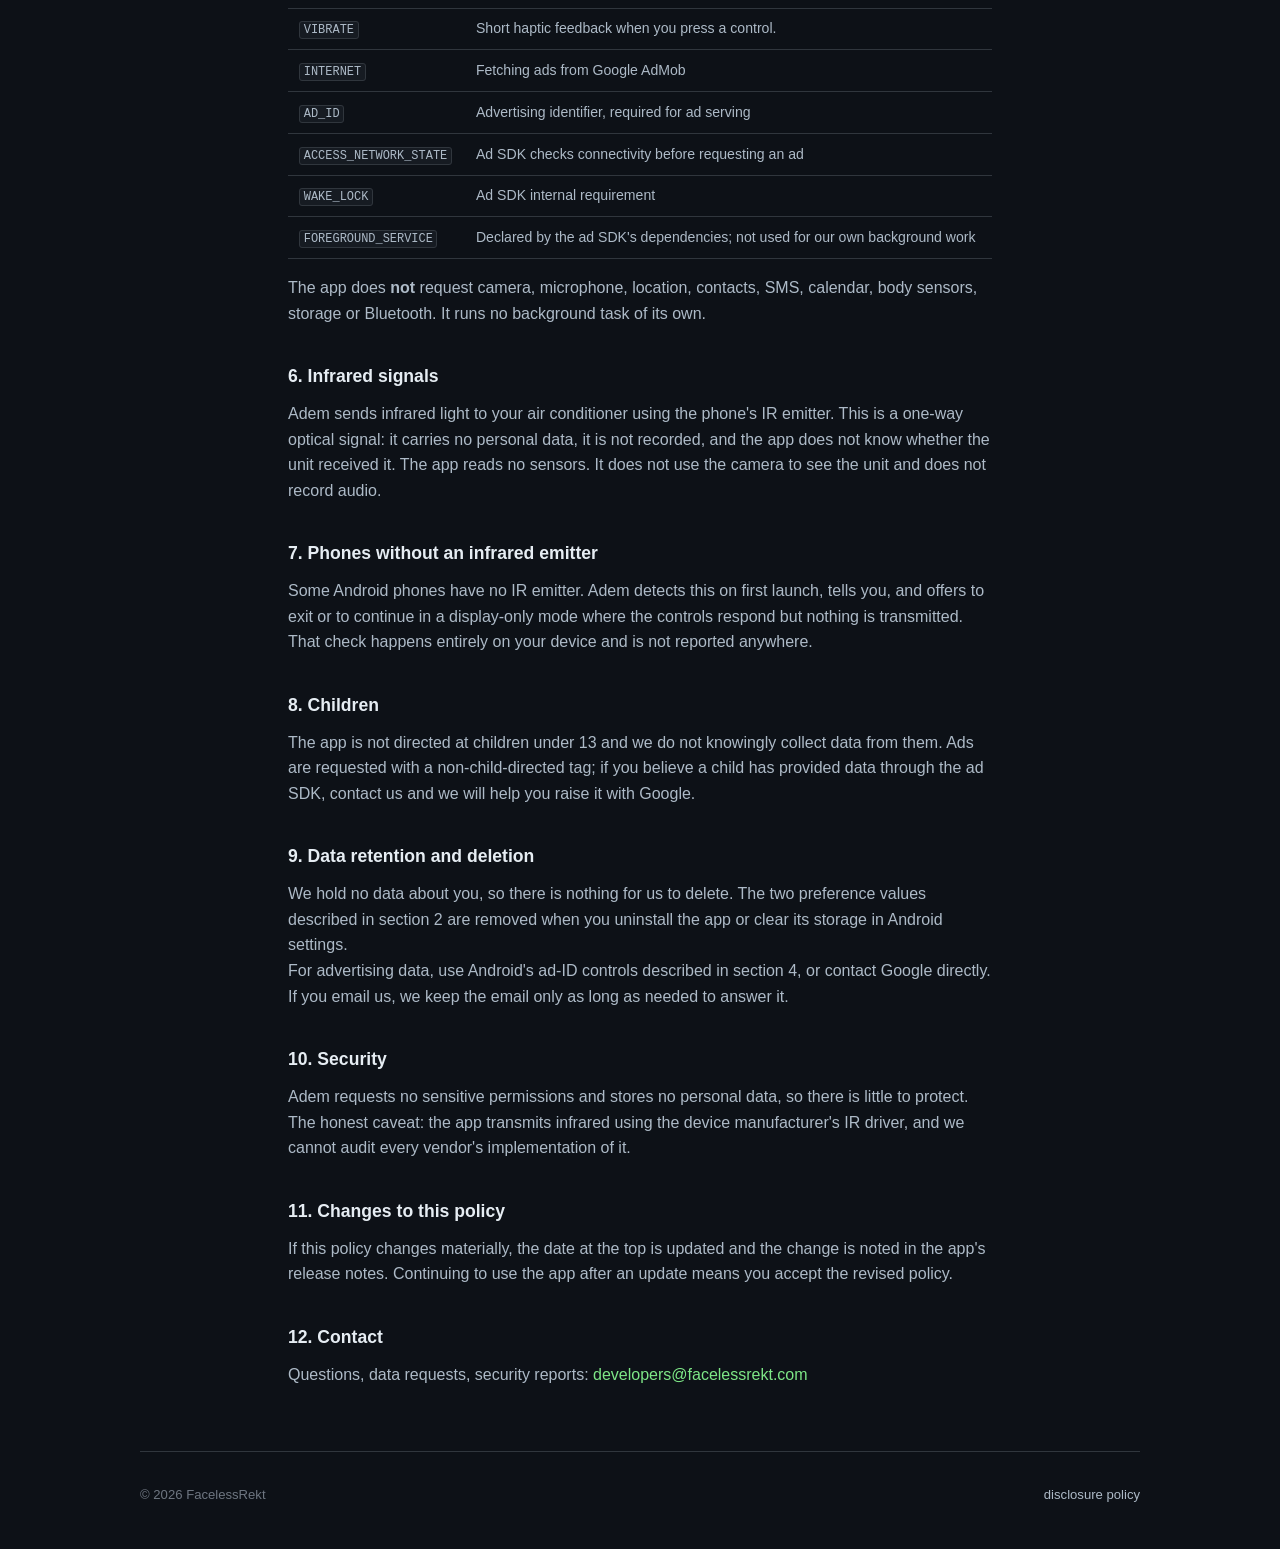
<file: adem/privacy.html>
<!DOCTYPE html>
<html lang="en">
<head>
<meta charset="utf-8">
<meta name="viewport" content="width=device-width, initial-scale=1">
<title>Privacy Policy · Adem</title>
<meta name="description" content="Privacy policy for Adem (id.adem.adem_ac) by FacelessRekt Studio.">
<link rel="stylesheet" href="../assets/style.css">
</head>
<body>
<header class="header">
  <h3><a href="../">facelessrekt<span>.</span></a></h3>
  <nav class="nav">
    <a href="../#apps">apps</a>
    <a href="../security/">security</a>
    <a href="../#contact">contact</a>
  </nav>
</header>
<main class="doc">
  <h1>Privacy Policy</h1>
  <p class="doc__meta">
    Adem · <code>id.adem.adem_ac</code> · Last updated
    <time datetime="2026-10-18">18 October 2026</time>
  </p>
  <div class="callout">
    <p>
      <strong>Short version:</strong> Adem has no account, no cloud and no
      analytics. It sends infrared signals to your air conditioner, and nothing
      else leaves the phone. The app shows ads, so Google receives your
      advertising ID and IP address. We do not run our own servers and cannot
      read anything from your device.
    </p>
  </div>
  <h2>1. Who we are</h2>
  <p>
    Adem is published by FacelessRekt Studio ("we", "us"). The controller for
    any personal data described below is FacelessRekt Studio, reachable at
    <a href="mailto:developers@facelessrekt.com">developers@facelessrekt.com</a>.
  </p>
  <h2>2. What the app stores, and where</h2>
  <p>
    Adem stores two small values in its private preferences directory on your
    device, in the location Android assigns to this app. No other app on a
    non-rooted device can read them.
  </p>
  <ul>
    <li>The timestamp of the last time an app-open ad was shown, so the app does not show one more often than the frequency cap allows.</li>
    <li>Whether you have unlocked the optional Timer feature.</li>
  </ul>
  <p>
    We do not have a copy. If you uninstall the app, they are gone, because
    there is no backup and no server copy.
  </p>
  <h2>3. What we collect</h2>
  <p>
    <strong>Nothing, by us.</strong> FacelessRekt Studio operates no servers that
    receive app data. We have no accounts, no sign-in, and no analytics SDK of
    our own in the app.
  </p>
  <h2>4. Advertising (Google AdMob)</h2>
  <p>
    The app is free and funded by ads, served by Google AdMob. To do that, the
    app requests the <code>INTERNET</code> permission and the advertising ID.
    Google, as an independent controller, receives and processes:
  </p>
  <table>
    <thead>
      <tr><th>Data</th><th>Purpose</th><th>Retention</th></tr>
    </thead>
    <tbody>
      <tr><td>Advertising ID</td><td>Ad selection, frequency capping, fraud prevention</td><td>Per Google's policy; resettable in device settings</td></tr>
      <tr><td>IP address</td><td>Approximate region, fraud prevention</td><td>Per Google's policy</td></tr>
      <tr><td>Device and ad interaction data</td><td>Measurement, personalisation where permitted</td><td>Per Google's policy</td></tr>
    </tbody>
  </table>
  <p>
    The app uses two ad formats: <strong>app open</strong>, shown once when you
    launch Adem and capped in frequency, and <strong>native</strong>, placed
    inside the brand list and on the control screen and styled to match the
    app. There is no banner and no full-screen ad while you are adjusting the
    air conditioner.
  </p>
  <p>
    Google's handling of this data is governed by
    <a href="https://policies.google.com/technologies/partner-sites" rel="noopener nofollow" target="_blank">How Google uses information from sites or apps that use our services</a>
    and
    <a href="https://policies.google.com/privacy" rel="noopener nofollow" target="_blank">Google's Privacy Policy</a>.
  </p>
  <p>
    You can reset or delete the advertising ID at any time in
    <em>Settings → Google → Ads</em>, and you can opt out of ads personalisation
    from the same screen. The app keeps working either way.
  </p>
  <h2>5. Permissions we ask for, and why</h2>
  <table>
    <thead>
      <tr><th>Permission</th><th>Why</th></tr>
    </thead>
    <tbody>
      <tr><td><code>TRANSMIT_IR</code></td><td>Sending infrared signals to the air conditioner. This is the app's core function.</td></tr>
      <tr><td><code>VIBRATE</code></td><td>Short haptic feedback when you press a control.</td></tr>
      <tr><td><code>INTERNET</code></td><td>Fetching ads from Google AdMob</td></tr>
      <tr><td><code>AD_ID</code></td><td>Advertising identifier, required for ad serving</td></tr>
      <tr><td><code>ACCESS_NETWORK_STATE</code></td><td>Ad SDK checks connectivity before requesting an ad</td></tr>
      <tr><td><code>WAKE_LOCK</code></td><td>Ad SDK internal requirement</td></tr>
      <tr><td><code>FOREGROUND_SERVICE</code></td><td>Declared by the ad SDK's dependencies; not used for our own background work</td></tr>
    </tbody>
  </table>
  <p>
    The app does <strong>not</strong> request camera, microphone, location,
    contacts, SMS, calendar, body sensors, storage or Bluetooth. It runs no
    background task of its own.
  </p>
  <h2>6. Infrared signals</h2>
  <p>
    Adem sends infrared light to your air conditioner using the phone's IR
    emitter. This is a one-way optical signal: it carries no personal data, it
    is not recorded, and the app does not know whether the unit received it.
    The app reads no sensors. It does not use the camera to see the unit and
    does not record audio.
  </p>
  <h2>7. Phones without an infrared emitter</h2>
  <p>
    Some Android phones have no IR emitter. Adem detects this on first launch,
    tells you, and offers to exit or to continue in a display-only mode where
    the controls respond but nothing is transmitted. That check happens
    entirely on your device and is not reported anywhere.
  </p>
  <h2>8. Children</h2>
  <p>
    The app is not directed at children under 13 and we do not knowingly collect
    data from them. Ads are requested with a non-child-directed tag; if you
    believe a child has provided data through the ad SDK, contact us and we will
    help you raise it with Google.
  </p>
  <h2>9. Data retention and deletion</h2>
  <p>
    We hold no data about you, so there is nothing for us to delete. The two
    preference values described in section 2 are removed when you uninstall the
    app or clear its storage in Android settings.
  </p>
  <p>
    For advertising data, use Android's ad-ID controls described in section 4,
    or contact Google directly. If you email us, we keep the email only as long
    as needed to answer it.
  </p>
  <h2>10. Security</h2>
  <p>
    Adem requests no sensitive permissions and stores no personal data, so there
    is little to protect. The honest caveat: the app transmits infrared using
    the device manufacturer's IR driver, and we cannot audit every vendor's
    implementation of it.
  </p>
  <h2>11. Changes to this policy</h2>
  <p>
    If this policy changes materially, the date at the top is updated and the
    change is noted in the app's release notes. Continuing to use the app after
    an update means you accept the revised policy.
  </p>
  <h2>12. Contact</h2>
  <p>
    Questions, data requests, security reports:
    <a href="mailto:developers@facelessrekt.com">developers@facelessrekt.com</a>
  </p>
</main>
<footer class="footer">
  <span>© <span id="year">2026</span> FacelessRekt</span>
  <span><a href="../security/">disclosure policy</a></span>
</footer>

<script>document.getElementById('year').textContent = new Date().getFullYear();</script>
</body>
</html>
</file>
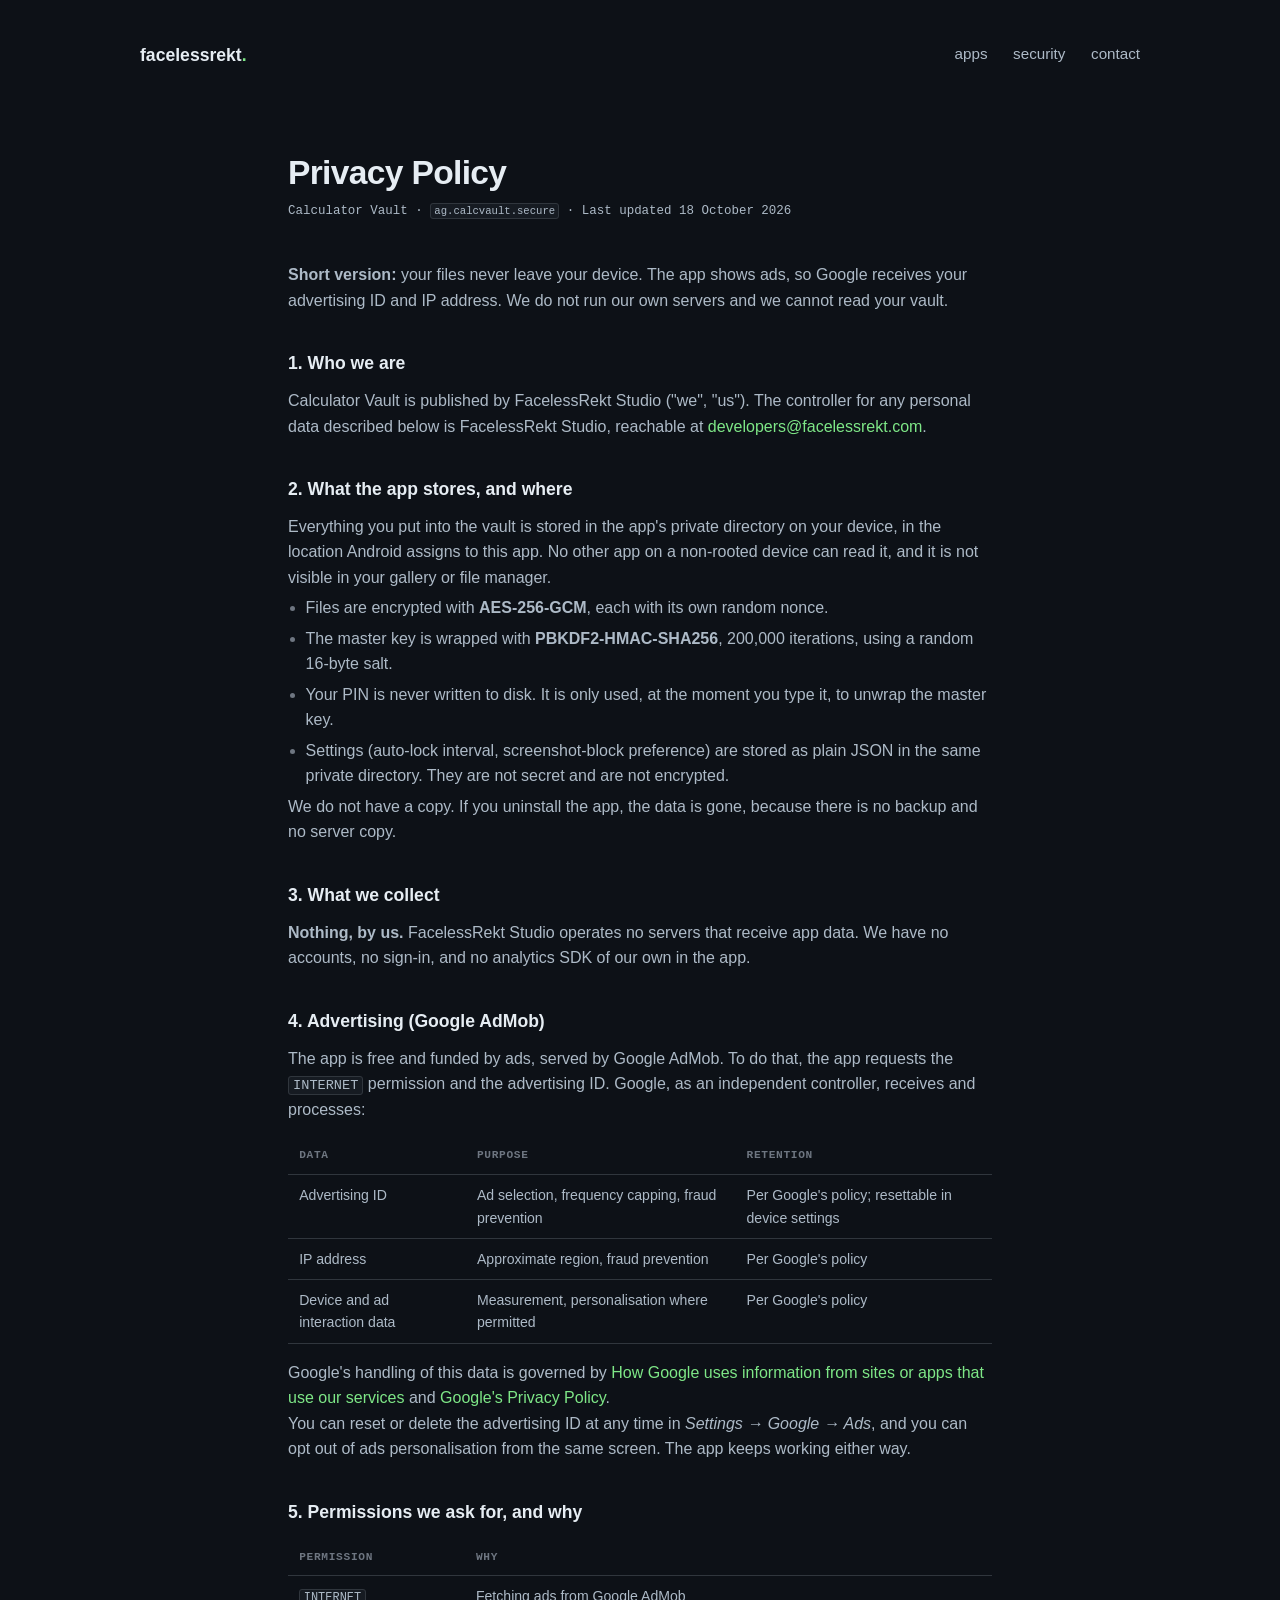
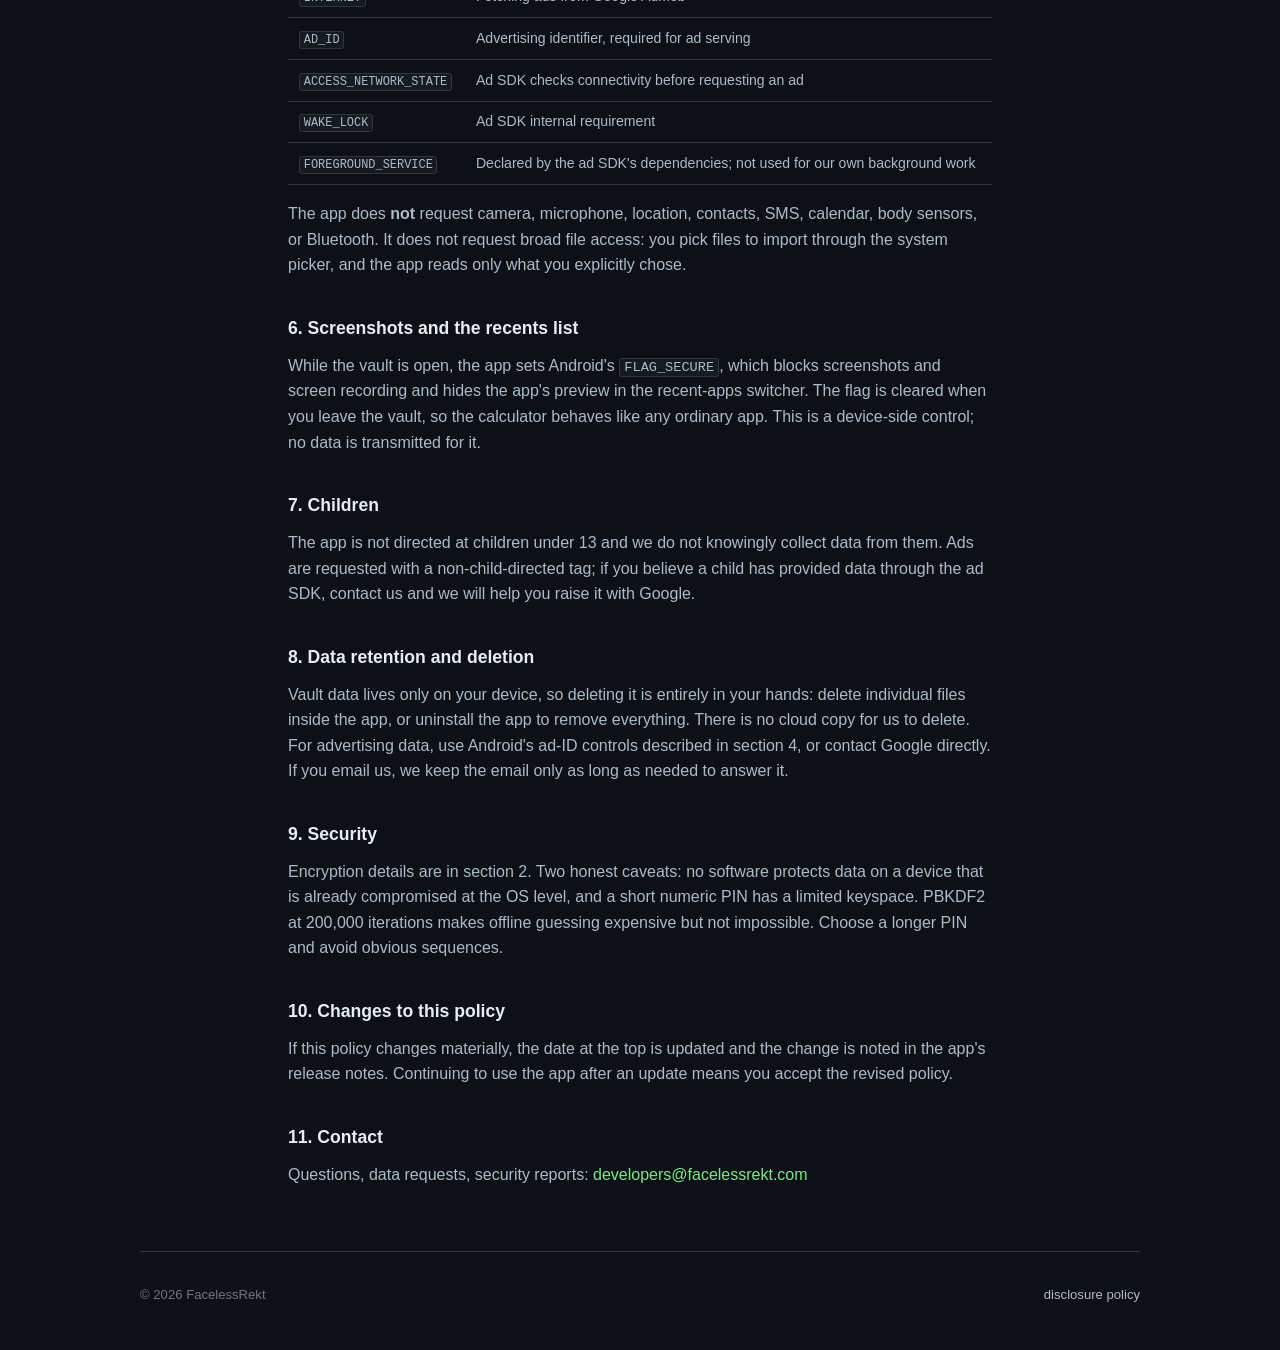
<file: calcvault/privacy.html>
<!DOCTYPE html>
<html lang="en">
<head>
<meta charset="utf-8">
<meta name="viewport" content="width=device-width, initial-scale=1">
<title>Privacy Policy · Calculator Vault</title>
<meta name="description" content="Privacy policy for Calculator Vault (ag.calcvault.secure) by FacelessRekt Studio.">
<link rel="stylesheet" href="../assets/style.css">
</head>
<body>
<header class="header">
  <h3><a href="../">facelessrekt<span>.</span></a></h3>
  <nav class="nav">
    <a href="../#apps">apps</a>
    <a href="../security/">security</a>
    <a href="../#contact">contact</a>
  </nav>
</header>

<main class="doc">
  <h1>Privacy Policy</h1>
  <p class="doc__meta">
    Calculator Vault · <code>ag.calcvault.secure</code> · Last updated
    <time datetime="2026-10-18">18 October 2026</time>
  </p>

  <div class="callout">
    <p>
      <strong>Short version:</strong> your files never leave your device. The app
      shows ads, so Google receives your advertising ID and IP address. We do not
      run our own servers and we cannot read your vault.
    </p>
  </div>

  <h2>1. Who we are</h2>
  <p>
    Calculator Vault is published by FacelessRekt Studio ("we", "us"). The
    controller for any personal data described below is FacelessRekt Studio,
    reachable at <a href="mailto:developers@facelessrekt.com">developers@facelessrekt.com</a>.
  </p>

  <h2>2. What the app stores, and where</h2>
  <p>
    Everything you put into the vault is stored in the app's private directory
    on your device, in the location Android assigns to this app. No other app on
    a non-rooted device can read it, and it is not visible in your gallery or
    file manager.
  </p>
  <ul>
    <li>Files are encrypted with <strong>AES-256-GCM</strong>, each with its own random nonce.</li>
    <li>The master key is wrapped with <strong>PBKDF2-HMAC-SHA256</strong>, 200,000 iterations, using a random 16-byte salt.</li>
    <li>Your PIN is never written to disk. It is only used, at the moment you type it, to unwrap the master key.</li>
    <li>Settings (auto-lock interval, screenshot-block preference) are stored as plain JSON in the same private directory. They are not secret and are not encrypted.</li>
  </ul>
  <p>
    We do not have a copy. If you uninstall the app, the data is gone, because
    there is no backup and no server copy.
  </p>

  <h2>3. What we collect</h2>
  <p>
    <strong>Nothing, by us.</strong> FacelessRekt Studio operates no servers that
    receive app data. We have no accounts, no sign-in, and no analytics SDK of
    our own in the app.
  </p>

  <h2>4. Advertising (Google AdMob)</h2>
  <p>
    The app is free and funded by ads, served by Google AdMob. To do that, the
    app requests the <code>INTERNET</code> permission and the advertising ID.
    Google, as an independent controller, receives and processes:
  </p>
  <table>
    <thead>
      <tr><th>Data</th><th>Purpose</th><th>Retention</th></tr>
    </thead>
    <tbody>
      <tr><td>Advertising ID</td><td>Ad selection, frequency capping, fraud prevention</td><td>Per Google's policy; resettable in device settings</td></tr>
      <tr><td>IP address</td><td>Approximate region, fraud prevention</td><td>Per Google's policy</td></tr>
      <tr><td>Device and ad interaction data</td><td>Measurement, personalisation where permitted</td><td>Per Google's policy</td></tr>
    </tbody>
  </table>
  <p>
    Google's handling of this data is governed by
    <a href="https://policies.google.com/technologies/partner-sites" rel="noopener nofollow" target="_blank">How Google uses information from sites or apps that use our services</a>
    and
    <a href="https://policies.google.com/privacy" rel="noopener nofollow" target="_blank">Google's Privacy Policy</a>.
  </p>
  <p>
    You can reset or delete the advertising ID at any time in
    <em>Settings → Google → Ads</em>, and you can opt out of ads personalisation
    from the same screen. The app keeps working either way.
  </p>

  <h2>5. Permissions we ask for, and why</h2>
  <table>
    <thead>
      <tr><th>Permission</th><th>Why</th></tr>
    </thead>
    <tbody>
      <tr><td><code>INTERNET</code></td><td>Fetching ads from Google AdMob</td></tr>
      <tr><td><code>AD_ID</code></td><td>Advertising identifier, required for ad serving</td></tr>
      <tr><td><code>ACCESS_NETWORK_STATE</code></td><td>Ad SDK checks connectivity before requesting an ad</td></tr>
      <tr><td><code>WAKE_LOCK</code></td><td>Ad SDK internal requirement</td></tr>
      <tr><td><code>FOREGROUND_SERVICE</code></td><td>Declared by the ad SDK's dependencies; not used for our own background work</td></tr>
    </tbody>
  </table>
  <p>
    The app does <strong>not</strong> request camera, microphone, location,
    contacts, SMS, calendar, body sensors, or Bluetooth. It does not request
    broad file access: you pick files to import through the system picker, and
    the app reads only what you explicitly chose.
  </p>

  <h2>6. Screenshots and the recents list</h2>
  <p>
    While the vault is open, the app sets Android's <code>FLAG_SECURE</code>,
    which blocks screenshots and screen recording and hides the app's preview
    in the recent-apps switcher. The flag is cleared when you leave the vault,
    so the calculator behaves like any ordinary app. This is a device-side
    control; no data is transmitted for it.
  </p>

  <h2>7. Children</h2>
  <p>
    The app is not directed at children under 13 and we do not knowingly collect
    data from them. Ads are requested with a non-child-directed tag; if you
    believe a child has provided data through the ad SDK, contact us and we will
    help you raise it with Google.
  </p>

  <h2>8. Data retention and deletion</h2>
  <p>
    Vault data lives only on your device, so deleting it is entirely in your
    hands: delete individual files inside the app, or uninstall the app to
    remove everything. There is no cloud copy for us to delete.
  </p>
  <p>
    For advertising data, use Android's ad-ID controls described in section 4,
    or contact Google directly. If you email us, we keep the email only as long
    as needed to answer it.
  </p>

  <h2>9. Security</h2>
  <p>
    Encryption details are in section 2. Two honest caveats: no software
    protects data on a device that is already compromised at the OS level, and a
    short numeric PIN has a limited keyspace. PBKDF2 at 200,000 iterations makes
    offline guessing expensive but not impossible. Choose a longer PIN and avoid
    obvious sequences.
  </p>

  <h2>10. Changes to this policy</h2>
  <p>
    If this policy changes materially, the date at the top is updated and the
    change is noted in the app's release notes. Continuing to use the app after
    an update means you accept the revised policy.
  </p>

  <h2>11. Contact</h2>
  <p>
    Questions, data requests, security reports:
    <a href="mailto:developers@facelessrekt.com">developers@facelessrekt.com</a>
  </p>
</main>

<footer class="footer">
  <span>© <span id="year">2026</span> FacelessRekt</span>
  <span><a href="../security/">disclosure policy</a></span>
</footer>

<script>document.getElementById('year').textContent = new Date().getFullYear();</script>
</body>
</html>
</file>
<file: assets/style.css>
/* facelessrekt.com
   Structure follows cleanfolio-minimal (MIT): lowercase nav, centred hero,
   uppercase section titles, plain cards. Dark palette, no web fonts. */

:root {
  --clr-bg: #0d1117;
  --clr-bg-alt: #161b22;
  --clr-fg: #adbac7;
  --clr-fg-alt: #e6edf3;
  --clr-primary: #7ee787;
  --clr-border: #30363d;
  --clr-muted: #6e7681;

  --sans: -apple-system, BlinkMacSystemFont, "Segoe UI", Roboto, Helvetica, Arial, sans-serif;
  --mono: ui-monospace, SFMono-Regular, Menlo, Consolas, monospace;
  color-scheme: dark;
}

* {
  padding: 0;
  margin: 0;
  border: 0;
  outline: 0;
  background-color: inherit;
  color: inherit;
  font-family: inherit;
  font-size: inherit;
  box-shadow: none;
  box-sizing: border-box;
}

html { scroll-behavior: smooth; }

@media (prefers-reduced-motion: reduce) {
  html { scroll-behavior: auto; }
  *, *::before, *::after { transition-duration: 0.001ms !important; }
}

body {
  font-family: var(--sans);
  line-height: 1.6;
  color: var(--clr-fg);
  background-color: var(--clr-bg);
  -webkit-font-smoothing: antialiased;
}

::selection { background: var(--clr-primary); color: var(--clr-bg); }

h1, h2, h3, h4 { line-height: 1.25; color: var(--clr-fg-alt); }
h1 { font-size: clamp(2rem, 5vw, 3.2rem); font-weight: 700; letter-spacing: -0.02em; }
h2 { font-size: 1.5rem; }
h3 { font-size: 1.15rem; }

ul { list-style-type: none; }
a { text-decoration: none; color: var(--clr-primary); }
a:hover { text-decoration: underline; }
a:focus-visible { outline: 2px solid var(--clr-primary); outline-offset: 3px; border-radius: 2px; }

/* header */

.header {
  height: 7em;
  max-width: 1000px;
  width: 92%;
  margin: 0 auto;
  display: flex;
  align-items: center;
  justify-content: space-between;
  gap: 1rem;
}

.header h3 { font-size: 1.1rem; font-weight: 700; }
.header h3 a { color: var(--clr-fg-alt); }
.header h3 a:hover { color: var(--clr-primary); text-decoration: none; }
.header h3 span { color: var(--clr-primary); }

.nav { display: flex; align-items: center; gap: 1.6rem; }
.nav a {
  color: var(--clr-fg);
  font-size: 0.95rem;
  font-weight: 500;
  text-transform: lowercase;
  padding-bottom: 0.2em;
  position: relative;
}
.nav a:hover { color: var(--clr-fg-alt); text-decoration: none; }
.nav a::after {
  content: "";
  position: absolute;
  left: 0; bottom: 0;
  width: 0; height: 2px;
  background: var(--clr-primary);
  transition: width 0.18s ease-in;
}
.nav a:hover::after, .nav a:focus::after { width: 100%; }

.nav__toggle { display: none; background: none; border: 0; cursor: pointer; color: var(--clr-fg); font-size: 1.3rem; }

/* layout */

main { max-width: 1000px; width: 92%; margin: 0 auto; padding-bottom: 4rem; }
.section { margin-top: 5rem; }

.section__title {
  text-align: center;
  text-transform: uppercase;
  letter-spacing: 0.1em;
  font-size: 0.85rem;
  font-weight: 600;
  color: var(--clr-muted);
  margin-bottom: 2.5rem;
}

/* hero */

.about {
  display: flex;
  flex-direction: column;
  align-items: center;
  text-align: center;
  margin-top: 3rem;
}
.about__name { color: var(--clr-primary); }
.about__role {
  margin-top: 1rem;
  font-size: 1.2rem;
  font-weight: 500;
  color: var(--clr-fg);
}
.about__desc {
  margin-top: 1.6rem;
  max-width: 34rem;
  font-size: 1.02rem;
}
.about__contact { margin-top: 2.2rem; display: flex; gap: 0.8rem; flex-wrap: wrap; justify-content: center; }

/* buttons */

.btn {
  display: inline-block;
  padding: 0.7em 1.3em;
  font-weight: 500;
  font-size: 0.9rem;
  text-transform: lowercase;
  border: 2px solid var(--clr-primary);
  color: var(--clr-primary);
  border-radius: 4px;
  transition: background-color 0.18s ease, color 0.18s ease;
}
.btn:hover { background: var(--clr-primary); color: var(--clr-bg); text-decoration: none; }

.btn--plain {
  border: 0;
  background: var(--clr-bg-alt);
  color: var(--clr-fg);
  border-radius: 4px;
}
.btn--plain:hover { background: var(--clr-border); color: var(--clr-fg-alt); }

/* cards grid */

.grid {
  display: grid;
  grid-template-columns: repeat(auto-fit, minmax(17rem, 1fr));
  gap: 1.2rem;
}

.card {
  background: var(--clr-bg-alt);
  border: 1px solid var(--clr-border);
  border-radius: 8px;
  padding: 1.5rem;
  display: flex;
  flex-direction: column;
  gap: 0.6rem;
}
.card:hover { border-color: var(--clr-primary); }

.card__top { display: flex; align-items: center; gap: 0.85rem; }

.card__icon {
  width: 44px; height: 44px;
  border-radius: 10px;
  border: 1px solid var(--clr-border);
  flex: 0 0 auto;
}

.card__title { font-size: 1.05rem; font-weight: 650; }
.card__title a { color: var(--clr-fg-alt); }
.card__title a:hover { color: var(--clr-primary); text-decoration: none; }

.card__pkg {
  font-family: var(--mono);
  font-size: 0.74rem;
  color: var(--clr-primary);
}

.card__desc { font-size: 0.92rem; color: var(--clr-fg); }

.card__links {
  margin-top: auto;
  padding-top: 0.8rem;
  display: flex;
  gap: 1rem;
  font-size: 0.82rem;
  font-weight: 500;
}

/* findings list */

.findings { display: grid; gap: 0.6rem; }

.finding {
  display: flex;
  gap: 0.9rem;
  align-items: flex-start;
  background: var(--clr-bg-alt);
  border: 1px solid var(--clr-border);
  border-radius: 8px;
  padding: 0.9rem 1.1rem;
}

.sev {
  flex: 0 0 auto;
  margin-top: 0.15rem;
  padding: 0.2rem 0.5rem;
  font-family: var(--mono);
  font-size: 0.66rem;
  font-weight: 700;
  letter-spacing: 0.06em;
  text-transform: uppercase;
  border: 1px solid currentColor;
  border-radius: 4px;
}
.sev.crit { color: #ff7b72; }
.sev.high { color: #ffa657; }
.sev.med  { color: #e3b341; }
.sev.low  { color: #7ee787; }

.finding__title { color: var(--clr-fg-alt); font-size: 0.94rem; line-height: 1.45; }
.finding__meta {
  margin-top: 0.25rem;
  font-family: var(--mono);
  font-size: 0.74rem;
  color: var(--clr-muted);
}

/* doc pages (privacy, security) */

.doc { max-width: 44rem; margin: 0 auto; padding-top: 2.5rem; }
.doc h1 { font-size: clamp(1.6rem, 4vw, 2.1rem); margin-bottom: 0.5rem; }

.doc__meta {
  font-family: var(--mono);
  font-size: 0.78rem;
  color: var(--clr-muted);
  margin-bottom: 2.5rem;
}

.doc h2 {
  font-size: 1.1rem;
  font-weight: 650;
  margin: 2.5rem 0 0.8rem;
  color: var(--clr-fg-alt);
}

.doc p, .doc li { color: var(--clr-fg); }
.doc ul { padding-left: 1.1rem; list-style-type: disc; }
.doc li { margin: 0.3rem 0; }
.doc li::marker { color: var(--clr-muted); }

.doc table { width: 100%; border-collapse: collapse; margin: 1rem 0; font-size: 0.88rem; }
.doc th, .doc td { text-align: left; vertical-align: top; padding: 0.55rem 0.7rem; border-bottom: 1px solid var(--clr-border); }
.doc th {
  font-family: var(--mono);
  font-size: 0.7rem;
  letter-spacing: 0.06em;
  text-transform: uppercase;
  color: var(--clr-muted);
}

.doc code {
  font-family: var(--mono);
  font-size: 0.85em;
  background: var(--clr-bg-alt);
  border: 1px solid var(--clr-border);
  padding: 0.08em 0.3em;
  border-radius: 3px;
}

.note { color: var(--clr-muted); font-size: 0.85rem; margin-top: 1.2rem; }

/* footer */

.footer {
  max-width: 1000px;
  width: 92%;
  margin: 0 auto;
  padding: 2rem 0 3rem;
  border-top: 1px solid var(--clr-border);
  display: flex;
  justify-content: space-between;
  gap: 1rem;
  flex-wrap: wrap;
  font-size: 0.82rem;
  color: var(--clr-muted);
}
.footer a { color: var(--clr-fg); }
.footer a:hover { color: var(--clr-primary); }

/* small screens */

@media (max-width: 620px) {
  .header { height: 5.5rem; }
  .nav { gap: 1.1rem; }
  .nav a { font-size: 0.88rem; }
  .section { margin-top: 3.5rem; }
  .about { margin-top: 1.5rem; }
  .card { padding: 1.2rem; }
  .finding { padding: 0.8rem 0.9rem; }
  .doc { padding-top: 1.5rem; }
}
</file>
